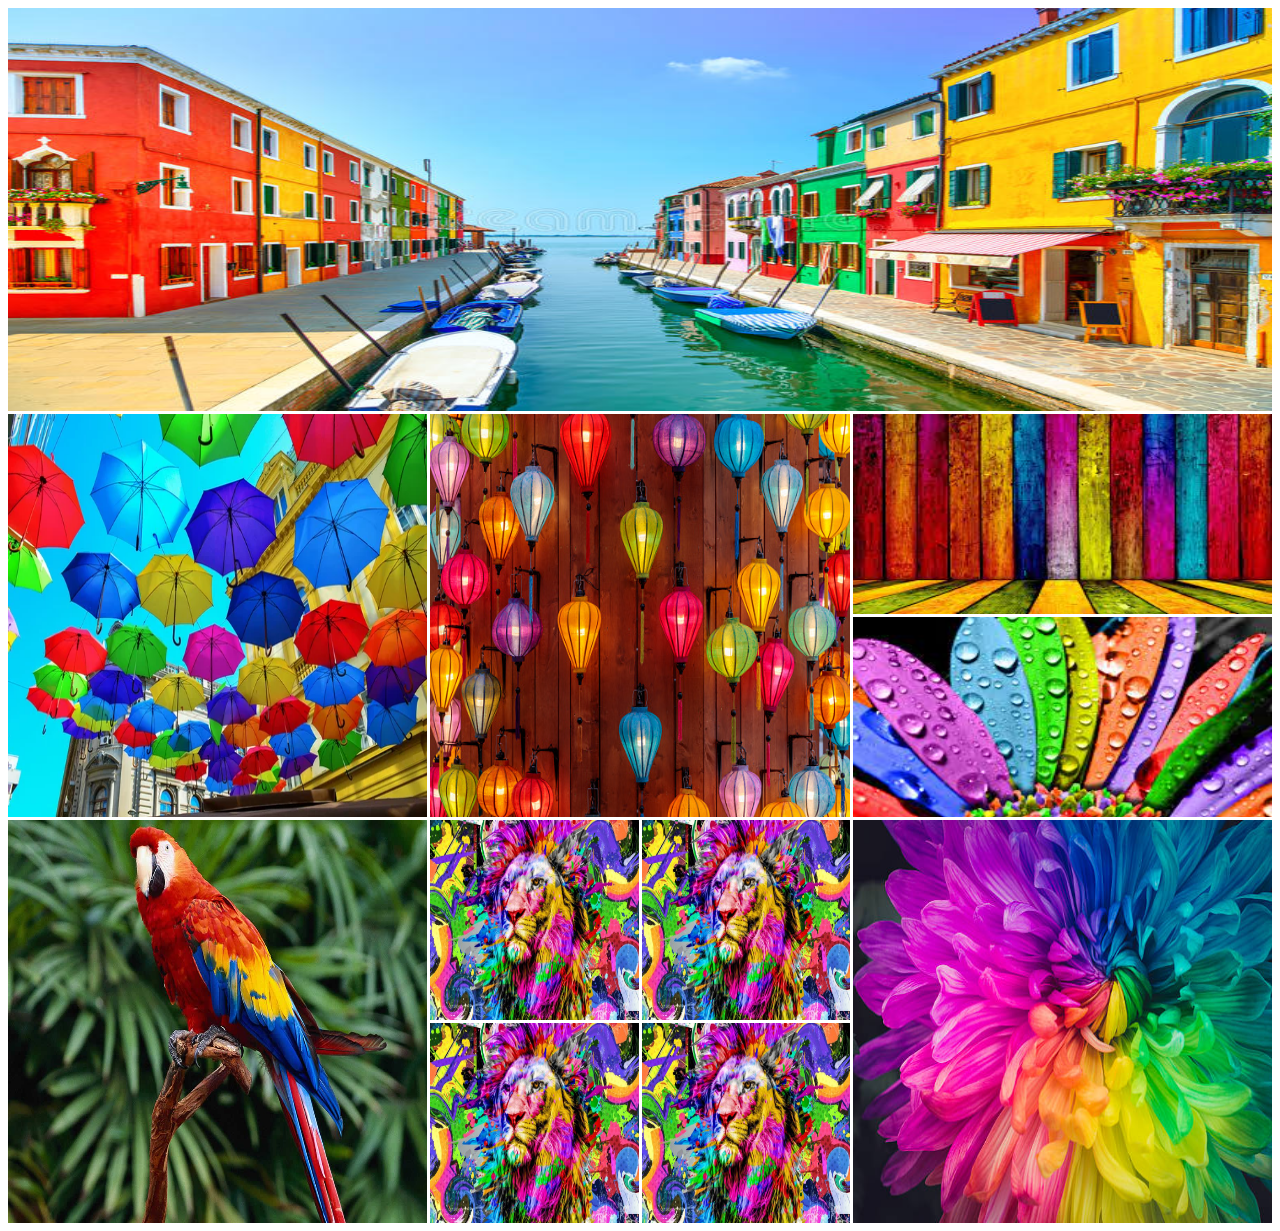
<file: index.html>
<!DOCTYPE html>
<html lang="en">

<head>
    <meta charset="UTF-8">
    <meta name="viewport" content="width=device-width, initial-scale=1.0">
    <title>Grid Application</title>
    <link rel="stylesheet" href="style.css">
</head>

<body>
    <div class="container">
        <div class="big-layout">
            <img src="./images/A.jpg" alt="">
        </div>
        <div class="normal-layout">
            <img src="./images/B.jpg" alt="">
        </div>
        <div class="normal-layout">
            <img src="./images/C.jpg" alt="">
        </div>
        <div class="wide-layout">
            <img src="./images/D.jpg" alt="">
        </div>
        <div class="wide-layout">
            <img src="./images/E.jpg" alt="">
        </div>
        <div class="normal-layout">
            <img src="./images/F.jpg" alt="">
        </div>
        <div class="small-layout">
            <img src="./images/G.jpg" alt="">
        </div>
        <div class="small-layout">
            <img src="./images/G.jpg" alt="">
        </div>
        <div class="normal-layout">
            <img src="./images/I.jpg" alt="">
        </div>
        <div class="small-layout">
            <img src="./images/G.jpg" alt="">
        </div>
        <div class="small-layout">
            <img src="./images/G.jpg" alt="">
        </div>
    </div>
</body>

</html>
</file>
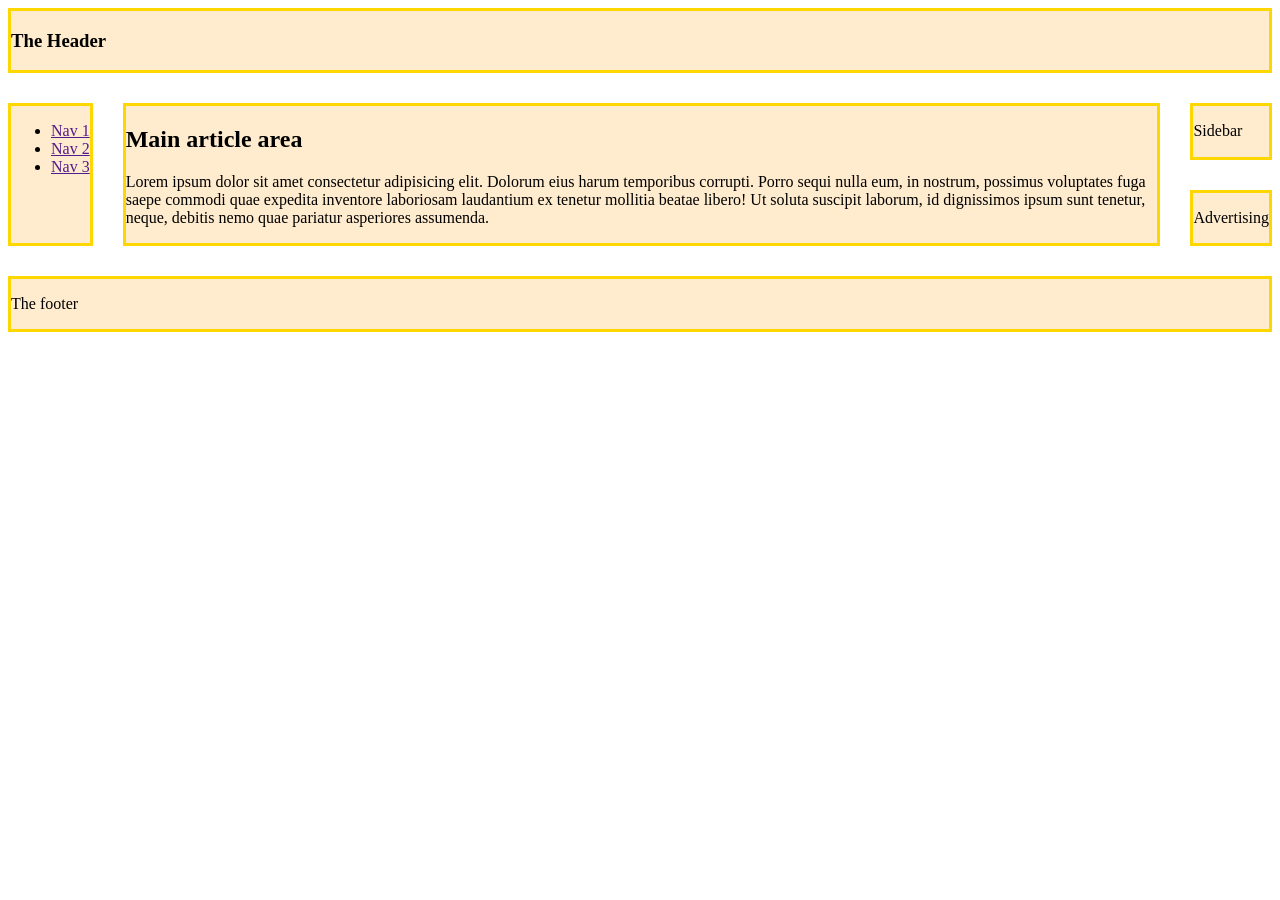
<file: Another-grid-layout.html>
<!DOCTYPE html>
<html lang="en">

<head>
    <meta charset="UTF-8">
    <meta name="viewport" content="width=device-width, initial-scale=1.0">
    <title>Another grid Layout</title>
    <link rel="stylesheet" href="Another-grid-layout.css">
</head>

<body class="container">
    <header>
        <h3>The Header</h3>
    </header>

    <nav>
        <ul>
            <li><a href="">Nav 1</a></li>
            <li><a href="">Nav 2</a></li>
            <li><a href="">Nav 3</a></li>
        </ul>
    </nav>

    <main>
        <h2>Main article area</h2>
        <p>
            Lorem ipsum dolor sit amet consectetur adipisicing elit. Dolorum eius harum temporibus corrupti. Porro sequi
            nulla eum, in nostrum, possimus voluptates fuga saepe commodi quae expedita inventore laboriosam laudantium
            ex tenetur mollitia beatae libero! Ut soluta suscipit laborum, id dignissimos ipsum sunt tenetur, neque,
            debitis nemo quae pariatur asperiores assumenda.
        </p>
    </main>
    <aside id="sidebar">
        <p>Sidebar</p>
    </aside>

    <aside id="ad">
        <p>Advertising</p>
    </aside>

    <footer>
        <p>The footer</p>
    </footer>
</body>

</html>
</file>
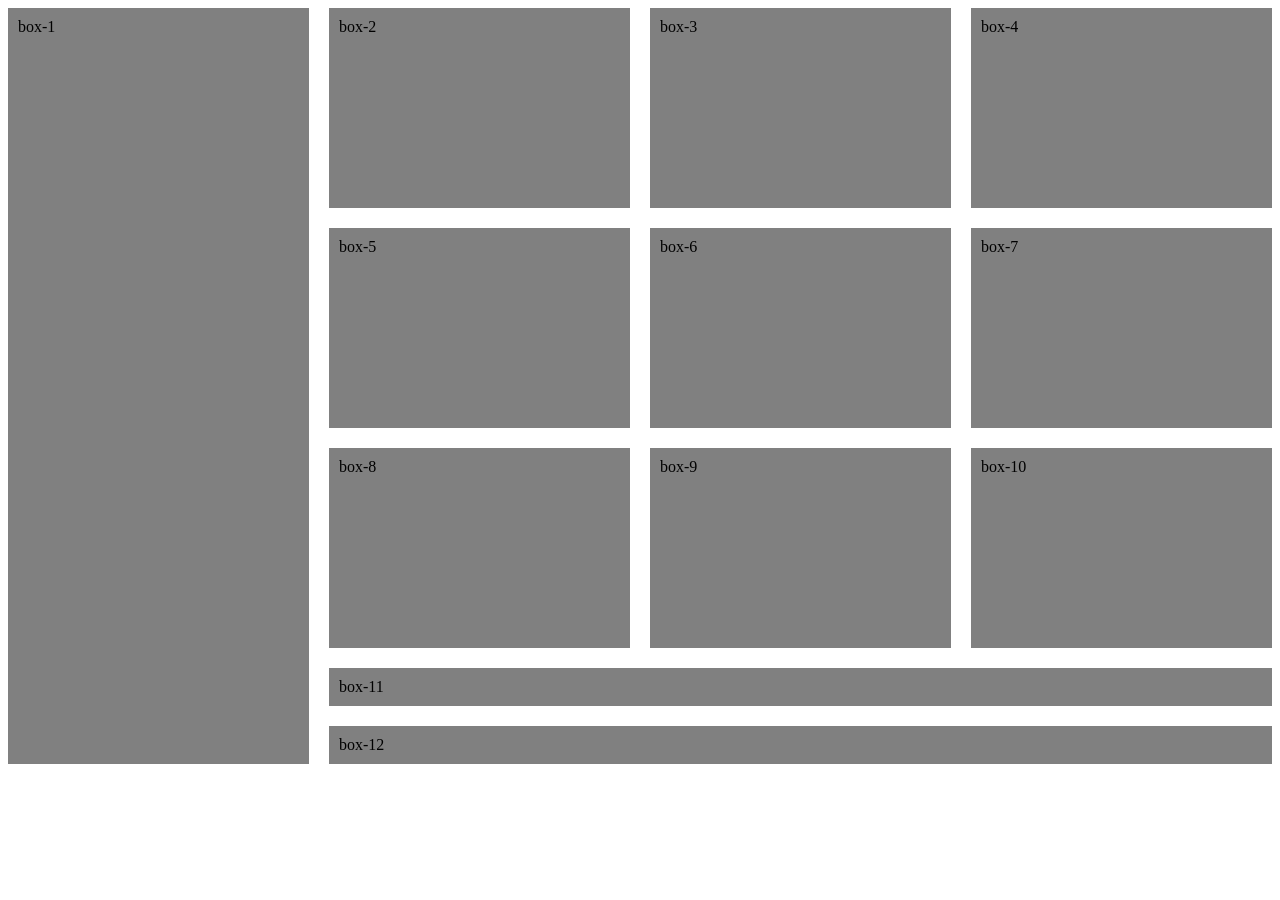
<file: grid-layout.html>
<!DOCTYPE html>
<html lang="en">

<head>
    <meta charset="UTF-8">
    <meta name="viewport" content="width=device-width, initial-scale=1.0">
    <title>Simple Layout Design</title>
    <style>
        .container {
            display: grid;
            grid-template-columns: repeat(4, 1fr);
            grid-template-rows: repeat(3, 200px);
            gap: 20px;

        }
        #sidebar{
            grid-row: span 5;
        }

        .box {
            background-color: gray;
            padding: 10px;

        }
        .footer{
            grid-column: span 3;
        }
    </style>
</head>

<body>
    <div class="container">
        <div id="sidebar" class="box">box-1</div>
        <div class="box">box-2</div>
        <div class="box">box-3</div>
        <div class="box">box-4</div>
        <div class="box">box-5</div>
        <div class="box">box-6</div>
        <div class="box">box-7</div>
        <div class="box">box-8</div>
        <div class="box">box-9</div>
        <div class="box">box-10</div>
        <div class="box footer">box-11</div>
        <div class="box footer">box-12</div>

    </div>
</body>

</html>
</file>
<file: style.css>
.container{
    display: grid;
    grid-template-columns: repeat(6, 1fr);
    grid-template-rows: repeat(6, 200px);
    gap: 3px;
}
img{
    width: 100%; 
     height: 100%;
}
.big-layout{
    grid-column: span 6;
    grid-row: span 2;
}
.normal-layout{
    grid-column: span 2;
    grid-row: span 2;
}
.wide-layout{
    grid-column: span 2;
    grid-row: span 1;
}
.small-layout{
    grid-column: span 1;
    grid-row: span 1;
}

@media  screen and (max-width: 576px) {
    .container{
        display: block;
    } 
    
}

@media screen and (min-width: 577px) and (max-width: 764px){
    .container{
        display: grid;
        gap: 3px;
        grid-template-columns: repeat(2, 1fr);
    }
    .big-layout, .normal-layout, .wide-layout, .small-layout{
        grid-column: span 1;
        grid-row: span 1;
    }
}
</file>
<file: Another-grid-layout.css>
.container>* {
    border: 3px solid gold;
    background-color: blanchedalmond;
}
header{
    grid-area: header;
}
nav{
    grid-area: nav;
}
main{
    grid-area: main;
}
#sidebar{
    grid-area: sidebar;
}
#ad{
    grid-area: ad;
}
footer{
    grid-area: footer;
}
.container{
    display: grid;
    gap: 30px;
    grid-template-areas: 
        "header header header header"
        "nav    main   main   sidebar"
        "nav    main   main   ad"
        "footer footer footer footer";
    
}
@media screen and (min-width:577px) and (max-width:992px){
    .container{
       grid-template-areas: 
         "header header header"
         "nav nav nav"
         "sidebar main main"
         "ad footer footer"
       
    }
    ul{
        display: flex;
        justify-content: space-between;
    }
    
}
@media screen and (max-width:576px){
    .container{
        grid-template-areas: 
        "header"
        "nav"
        "main"
        "sidebar"
        "ad"
        "footer"
    }
    
}
</file>
